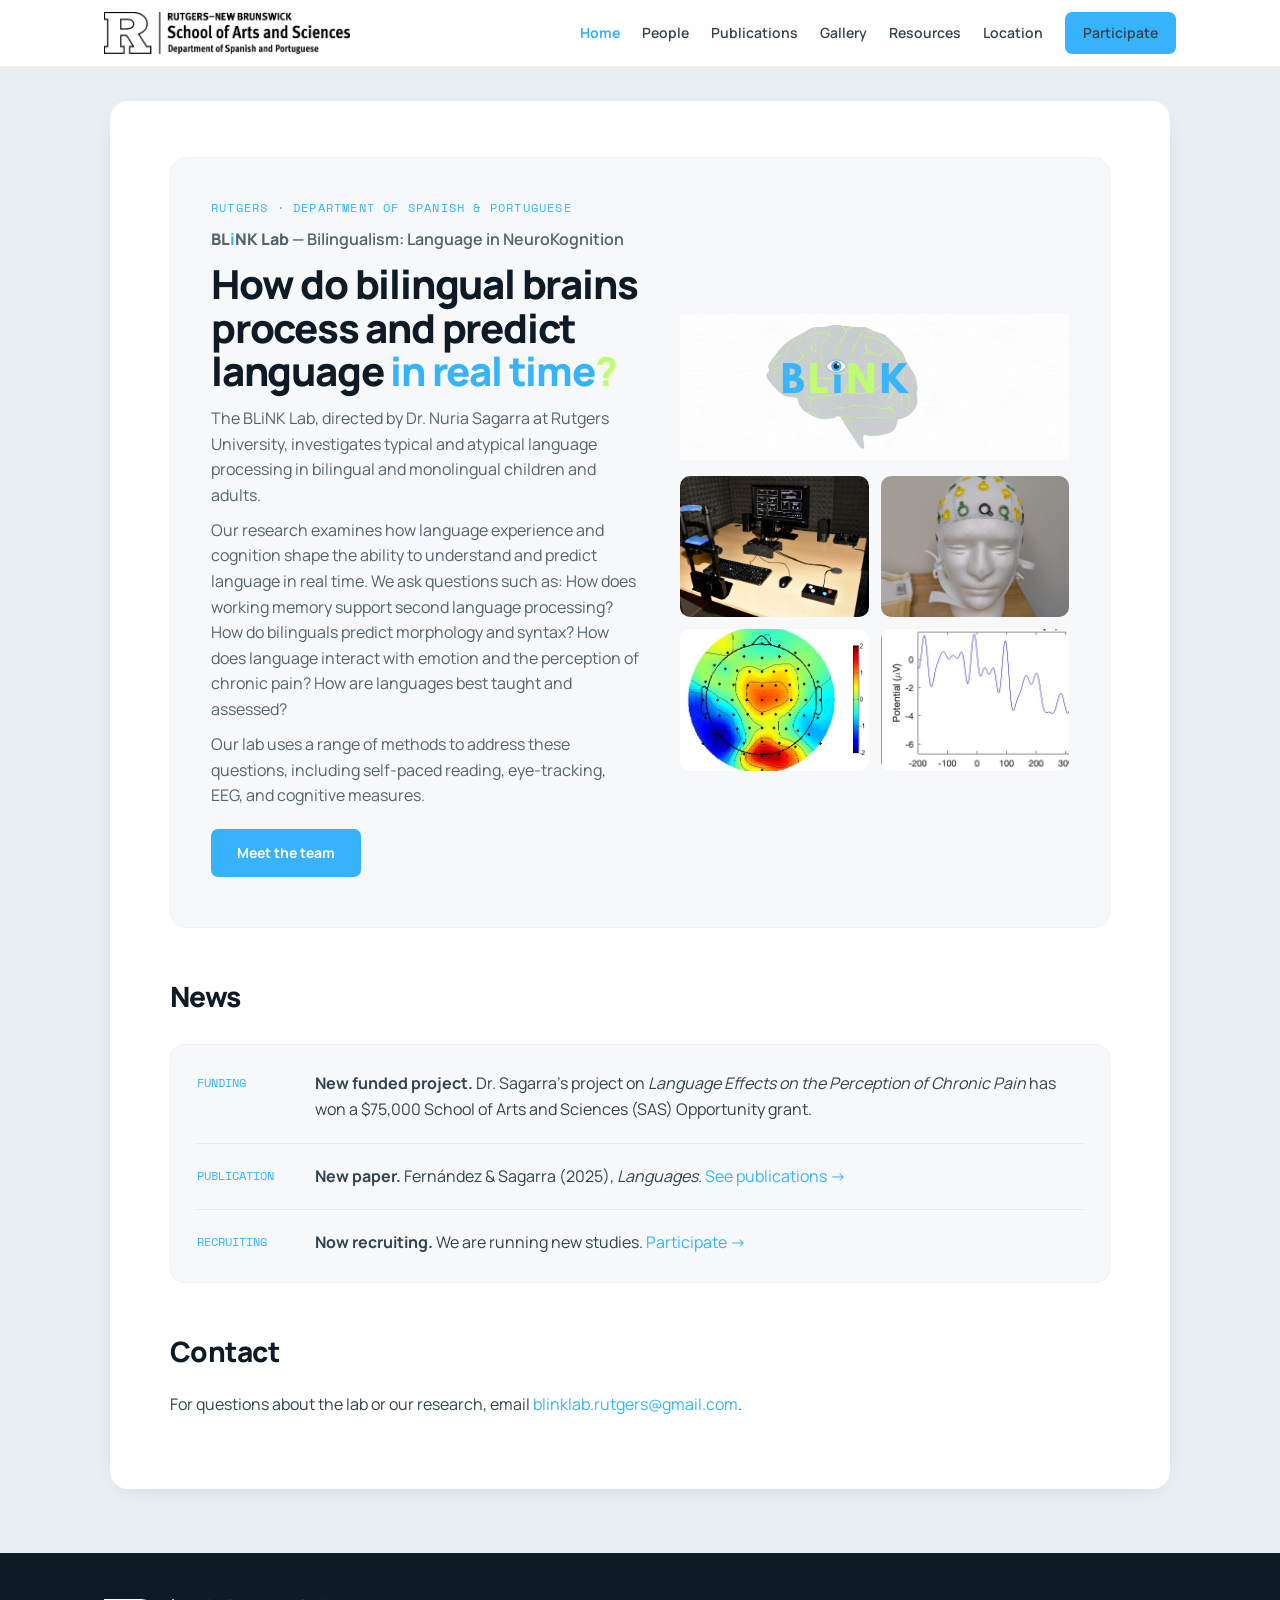
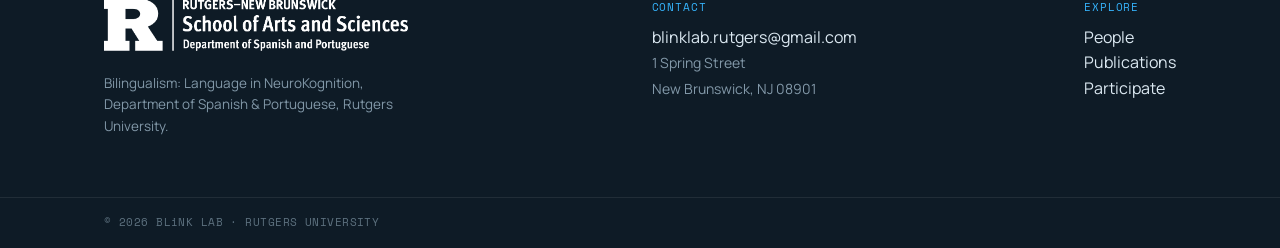
<file: docs/index.html>
<!DOCTYPE html>

<html>

<head>

<meta charset="utf-8" />
<meta name="generator" content="pandoc" />
<meta http-equiv="X-UA-Compatible" content="IE=EDGE" />

<meta name="viewport" content="width=device-width, initial-scale=1" />



<title>BLiNK Lab — Bilingualism: Language in NeuroKognition</title>

<script src="site_libs/header-attrs-2.30/header-attrs.js"></script>

<style type="text/css">
  code{white-space: pre-wrap;}
  span.smallcaps{font-variant: small-caps;}
  span.underline{text-decoration: underline;}
  div.column{display: inline-block; vertical-align: top; width: 50%;}
  div.hanging-indent{margin-left: 1.5em; text-indent: -1.5em;}
  ul.task-list{list-style: none;}
    </style>







<link rel="stylesheet" href="styles.css" type="text/css" />




</head>

<body>


<div class="site-nav">
  <div class="inner">
    <a href="index.html"><img src="images/rutgers-sas-black.png" alt="Rutgers — School of Arts and Sciences, Department of Spanish and Portuguese"></a>
    <div class="links">
      <a href="index.html" data-nav="index">Home</a>
      <a href="people.html" data-nav="people">People</a>
      <a href="publications.html" data-nav="publications">Publications</a>
      <a href="gallery.html" data-nav="gallery">Gallery</a>
      <a href="resources.html" data-nav="resources">Resources</a>
      <a href="location.html" data-nav="location">Location</a>
      <a class="btn" href="participate.html">Participate</a>
    </div>
  </div>
</div>
<script>
(function(){
  var page = (location.pathname.split('/').pop() || 'index.html').replace('.html','') || 'index';
  var link = document.querySelector('.site-nav [data-nav="' + page + '"]');
  if (link) link.classList.add('active');
})();
</script>
<div class="page">





<div class="lab-hero">
<div>
<span class="kicker">Rutgers · Department of Spanish &amp;
Portuguese</span>
<p class="lab-fullname">
<strong>BL<span class="nk">i</span>NK Lab</strong> — Bilingualism:
Language in NeuroKognition
</p>
<h1>
How do bilingual brains process and predict language <span
class="accent">in real time</span><span class="dot">?</span>
</h1>
<p>
The BLiNK Lab, directed by Dr. Nuria Sagarra at Rutgers University,
investigates typical and atypical language processing in bilingual and
monolingual children and adults.
</p>
<p>
Our research examines how language experience and cognition shape the
ability to understand and predict language in real time. We ask
questions such as: How does working memory support second language
processing? How do bilinguals predict morphology and syntax? How does
language interact with emotion and the perception of chronic pain? How
are languages best taught and assessed?
</p>
<p>
Our lab uses a range of methods to address these questions, including
self-paced reading, eye-tracking, EEG, and cognitive measures.
</p>
<p><a class="cta" href="people.html">Meet the team</a></p>
</div>
<div class="hero-media">
<img class="brand" src="images/blink-logo.gif" alt="BLiNK Lab">
<div class="hero-tiles">
<div class="tile"
style="background-image:url(&#39;images/lab/hero1.jpg&#39;);">

</div>
<div class="tile"
style="background-color:#eef9da;background-image:url(&#39;images/lab/hero2.jpg&#39;);">

</div>
<div class="tile"
style="background-color:#eef0f1;background-image:url(&#39;images/lab/hero3.jpg&#39;);">

</div>
<div class="tile"
style="background-image:url(&#39;images/lab/hero4.jpg&#39;);background-position:left center;">

</div>
</div>
</div>
</div>
<h2>
News
</h2>
<div class="news">
<div class="row">
<span class="tag">FUNDING</span>
<div>
<strong>New funded project.</strong> Dr. Sagarra’s project on
<em>Language Effects on the Perception of Chronic Pain</em> has won a
$75,000 School of Arts and Sciences (SAS) Opportunity grant.
</div>
</div>
<div class="row">
<span class="tag">PUBLICATION</span>
<div>
<strong>New paper.</strong> Fernández &amp; Sagarra (2025),
<em>Languages.</em> <a href="publications.html">See publications →</a>
</div>
</div>
<div class="row">
<span class="tag">RECRUITING</span>
<div>
<strong>Now recruiting.</strong> We are running new studies.
<a href="participate.html">Participate →</a>
</div>
</div>
</div>
<div id="contact" class="section level2">
<h2>Contact</h2>
<p>For questions about the lab or our research, email <a
href="mailto:blinklab.rutgers@gmail.com">blinklab.rutgers@gmail.com</a>.</p>
</div>

</div>
<div class="site-footer">
  <div class="inner">
    <div style="max-width:320px;">
      <img src="images/rutgers-sas-white.png" alt="Rutgers School of Arts and Sciences, Department of Spanish and Portuguese">
      <p style="margin-top:14px;">Bilingualism: Language in NeuroKognition, Department of Spanish &amp; Portuguese, Rutgers University.</p>
    </div>
    <div>
      <div class="label">CONTACT</div>
      <a href="mailto:blinklab.rutgers@gmail.com">blinklab.rutgers@gmail.com</a><br>
      <span style="color:#8298a8;font-size:14px;">1 Spring Street<br>New Brunswick, NJ 08901</span>
    </div>
    <div>
      <div class="label">EXPLORE</div>
      <a href="people.html">People</a><br>
      <a href="publications.html">Publications</a><br>
      <a href="participate.html">Participate</a>
    </div>
  </div>
  <div class="bar"><div>© 2026 BLiNK LAB · RUTGERS UNIVERSITY</div></div>
</div>
<script>
(function(){
  var exts=['.jpg','.jpeg','.JPG','.JPEG','.png','.PNG','.webp','.heic'];
  function fix(img){
    var src=img.getAttribute('src')||'';
    var dot=src.lastIndexOf('.'); if(dot<0){img.src='images/placeholder.svg';return;}
    var base=src.substring(0,dot);
    var tried=(img.getAttribute('data-tried')||'').split(',').filter(Boolean);
    tried.push(src.substring(dot));
    for(var j=0;j<exts.length;j++){
      if(tried.indexOf(exts[j])===-1){
        img.setAttribute('data-tried',tried.join(','));
        img.src=base+exts[j];
        return;
      }
    }
    img.src='images/placeholder.svg';
  }
  document.querySelectorAll('img.person-photo').forEach(function(img){
    img.addEventListener('error',function(){fix(img);});
    if(img.complete && img.naturalWidth===0) fix(img);
  });
})();
</script>


<!-- code folding -->


<!-- dynamically load mathjax for compatibility with self-contained -->
<script>
  (function () {
    var script = document.createElement("script");
    script.type = "text/javascript";
    script.src  = "https://mathjax.rstudio.com/latest/MathJax.js?config=TeX-AMS-MML_HTMLorMML";
    document.getElementsByTagName("head")[0].appendChild(script);
  })();
</script>

</body>
</html>
</file>
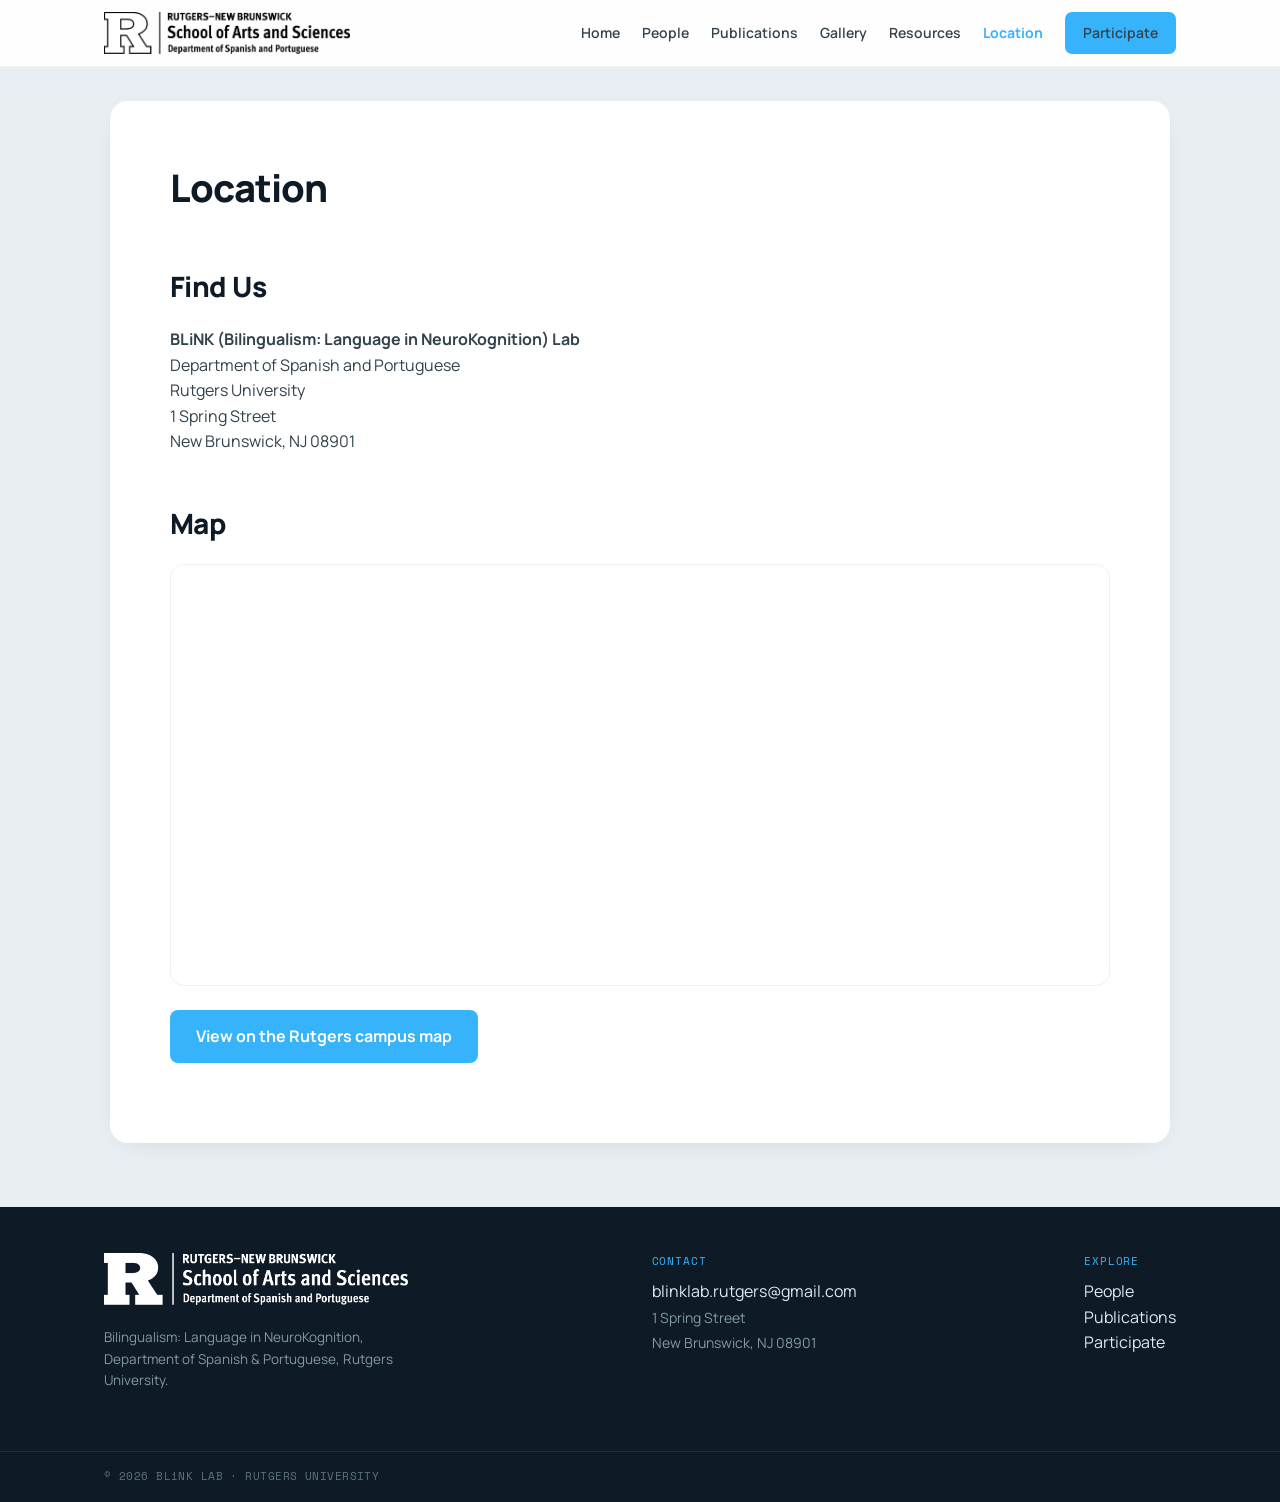
<file: docs/location.html>
<!DOCTYPE html>

<html>

<head>

<meta charset="utf-8" />
<meta name="generator" content="pandoc" />
<meta http-equiv="X-UA-Compatible" content="IE=EDGE" />

<meta name="viewport" content="width=device-width, initial-scale=1" />



<title>Location</title>

<script src="site_libs/header-attrs-2.30/header-attrs.js"></script>

<style type="text/css">
  code{white-space: pre-wrap;}
  span.smallcaps{font-variant: small-caps;}
  span.underline{text-decoration: underline;}
  div.column{display: inline-block; vertical-align: top; width: 50%;}
  div.hanging-indent{margin-left: 1.5em; text-indent: -1.5em;}
  ul.task-list{list-style: none;}
    </style>







<link rel="stylesheet" href="styles.css" type="text/css" />




</head>

<body>


<div class="site-nav">
  <div class="inner">
    <a href="index.html"><img src="images/rutgers-sas-black.png" alt="Rutgers — School of Arts and Sciences, Department of Spanish and Portuguese"></a>
    <div class="links">
      <a href="index.html" data-nav="index">Home</a>
      <a href="people.html" data-nav="people">People</a>
      <a href="publications.html" data-nav="publications">Publications</a>
      <a href="gallery.html" data-nav="gallery">Gallery</a>
      <a href="resources.html" data-nav="resources">Resources</a>
      <a href="location.html" data-nav="location">Location</a>
      <a class="btn" href="participate.html">Participate</a>
    </div>
  </div>
</div>
<script>
(function(){
  var page = (location.pathname.split('/').pop() || 'index.html').replace('.html','') || 'index';
  var link = document.querySelector('.site-nav [data-nav="' + page + '"]');
  if (link) link.classList.add('active');
})();
</script>
<div class="page">


<h1 class="title toc-ignore">Location</h1>



<div id="find-us" class="section level2">
<h2>Find Us</h2>
<p><strong>BLiNK (Bilingualism: Language in NeuroKognition)
Lab</strong><br> Department of Spanish and Portuguese<br> Rutgers
University<br> 1 Spring Street<br> New Brunswick, NJ 08901</p>
</div>
<div id="map" class="section level2">
<h2>Map</h2>
<div class="video-wrapper">
<iframe src="https://www.google.com/maps?q=1+Spring+Street,+New+Brunswick,+NJ+08901&amp;output=embed" title="BLiNK Lab location" frameborder="0" allowfullscreen loading="lazy" referrerpolicy="no-referrer-when-downgrade">
</iframe>
</div>
<p><a
href="https://maps.rutgers.edu/map#/?lat=40.495261&amp;lng=-74.444876&amp;selected=8823&amp;sidebar=true&amp;underConstructionState=true&amp;zoom=21"
class="signup-button">View on the Rutgers campus map</a></p>
</div>

</div>
<div class="site-footer">
  <div class="inner">
    <div style="max-width:320px;">
      <img src="images/rutgers-sas-white.png" alt="Rutgers School of Arts and Sciences, Department of Spanish and Portuguese">
      <p style="margin-top:14px;">Bilingualism: Language in NeuroKognition, Department of Spanish &amp; Portuguese, Rutgers University.</p>
    </div>
    <div>
      <div class="label">CONTACT</div>
      <a href="mailto:blinklab.rutgers@gmail.com">blinklab.rutgers@gmail.com</a><br>
      <span style="color:#8298a8;font-size:14px;">1 Spring Street<br>New Brunswick, NJ 08901</span>
    </div>
    <div>
      <div class="label">EXPLORE</div>
      <a href="people.html">People</a><br>
      <a href="publications.html">Publications</a><br>
      <a href="participate.html">Participate</a>
    </div>
  </div>
  <div class="bar"><div>© 2026 BLiNK LAB · RUTGERS UNIVERSITY</div></div>
</div>
<script>
(function(){
  var exts=['.jpg','.jpeg','.JPG','.JPEG','.png','.PNG','.webp','.heic'];
  function fix(img){
    var src=img.getAttribute('src')||'';
    var dot=src.lastIndexOf('.'); if(dot<0){img.src='images/placeholder.svg';return;}
    var base=src.substring(0,dot);
    var tried=(img.getAttribute('data-tried')||'').split(',').filter(Boolean);
    tried.push(src.substring(dot));
    for(var j=0;j<exts.length;j++){
      if(tried.indexOf(exts[j])===-1){
        img.setAttribute('data-tried',tried.join(','));
        img.src=base+exts[j];
        return;
      }
    }
    img.src='images/placeholder.svg';
  }
  document.querySelectorAll('img.person-photo').forEach(function(img){
    img.addEventListener('error',function(){fix(img);});
    if(img.complete && img.naturalWidth===0) fix(img);
  });
})();
</script>


<!-- code folding -->


<!-- dynamically load mathjax for compatibility with self-contained -->
<script>
  (function () {
    var script = document.createElement("script");
    script.type = "text/javascript";
    script.src  = "https://mathjax.rstudio.com/latest/MathJax.js?config=TeX-AMS-MML_HTMLorMML";
    document.getElementsByTagName("head")[0].appendChild(script);
  })();
</script>

</body>
</html>
</file>
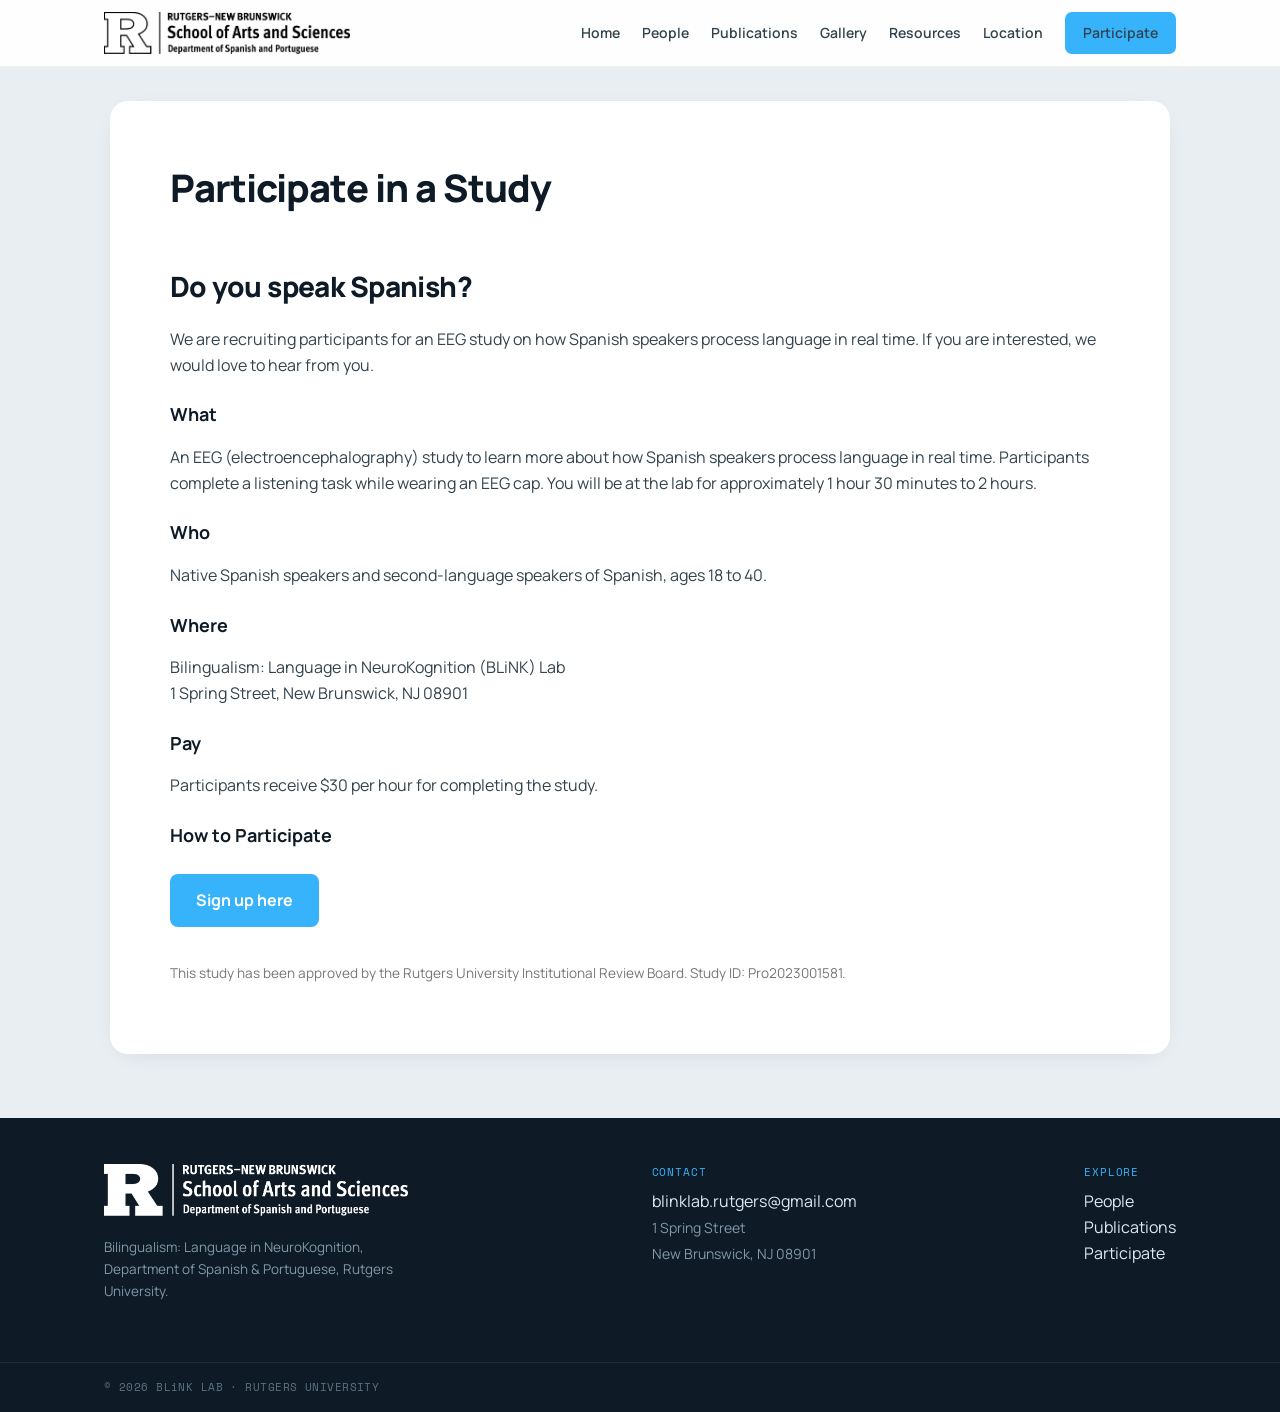
<file: docs/participate.html>
<!DOCTYPE html>

<html>

<head>

<meta charset="utf-8" />
<meta name="generator" content="pandoc" />
<meta http-equiv="X-UA-Compatible" content="IE=EDGE" />

<meta name="viewport" content="width=device-width, initial-scale=1" />



<title>Participate in a Study</title>

<script src="site_libs/header-attrs-2.30/header-attrs.js"></script>

<style type="text/css">
  code{white-space: pre-wrap;}
  span.smallcaps{font-variant: small-caps;}
  span.underline{text-decoration: underline;}
  div.column{display: inline-block; vertical-align: top; width: 50%;}
  div.hanging-indent{margin-left: 1.5em; text-indent: -1.5em;}
  ul.task-list{list-style: none;}
    </style>







<link rel="stylesheet" href="styles.css" type="text/css" />




</head>

<body>


<div class="site-nav">
  <div class="inner">
    <a href="index.html"><img src="images/rutgers-sas-black.png" alt="Rutgers — School of Arts and Sciences, Department of Spanish and Portuguese"></a>
    <div class="links">
      <a href="index.html" data-nav="index">Home</a>
      <a href="people.html" data-nav="people">People</a>
      <a href="publications.html" data-nav="publications">Publications</a>
      <a href="gallery.html" data-nav="gallery">Gallery</a>
      <a href="resources.html" data-nav="resources">Resources</a>
      <a href="location.html" data-nav="location">Location</a>
      <a class="btn" href="participate.html">Participate</a>
    </div>
  </div>
</div>
<script>
(function(){
  var page = (location.pathname.split('/').pop() || 'index.html').replace('.html','') || 'index';
  var link = document.querySelector('.site-nav [data-nav="' + page + '"]');
  if (link) link.classList.add('active');
})();
</script>
<div class="page">


<h1 class="title toc-ignore">Participate in a Study</h1>



<div id="do-you-speak-spanish" class="section level2">
<h2>Do you speak Spanish?</h2>
<p>We are recruiting participants for an EEG study on how Spanish
speakers process language in real time. If you are interested, we would
love to hear from you.</p>
<div id="what" class="section level3">
<h3>What</h3>
<p>An EEG (electroencephalography) study to learn more about how Spanish
speakers process language in real time. Participants complete a
listening task while wearing an EEG cap. You will be at the lab for
approximately 1 hour 30 minutes to 2 hours.</p>
</div>
<div id="who" class="section level3">
<h3>Who</h3>
<p>Native Spanish speakers and second-language speakers of Spanish, ages
18 to 40.</p>
</div>
<div id="where" class="section level3">
<h3>Where</h3>
<p>Bilingualism: Language in NeuroKognition (BLiNK) Lab<br> 1 Spring
Street, New Brunswick, NJ 08901</p>
</div>
<div id="pay" class="section level3">
<h3>Pay</h3>
<p>Participants receive $30 per hour for completing the study.</p>
</div>
<div id="how-to-participate" class="section level3">
<h3>How to Participate</h3>
<p><a
href="https://docs.google.com/forms/d/e/1FAIpQLSeHEQJmbdqIRUuXQhm3bDJ4Bp71mEE1UlRlqFscCG3TZIHNFw/viewform"
class="signup-button"><strong>Sign up here</strong></a></p>
<p style="font-size: 0.85em; color: #777; margin-top: 2em;">
This study has been approved by the Rutgers University Institutional
Review Board. Study ID: Pro2023001581.
</p>
</div>
</div>

</div>
<div class="site-footer">
  <div class="inner">
    <div style="max-width:320px;">
      <img src="images/rutgers-sas-white.png" alt="Rutgers School of Arts and Sciences, Department of Spanish and Portuguese">
      <p style="margin-top:14px;">Bilingualism: Language in NeuroKognition, Department of Spanish &amp; Portuguese, Rutgers University.</p>
    </div>
    <div>
      <div class="label">CONTACT</div>
      <a href="mailto:blinklab.rutgers@gmail.com">blinklab.rutgers@gmail.com</a><br>
      <span style="color:#8298a8;font-size:14px;">1 Spring Street<br>New Brunswick, NJ 08901</span>
    </div>
    <div>
      <div class="label">EXPLORE</div>
      <a href="people.html">People</a><br>
      <a href="publications.html">Publications</a><br>
      <a href="participate.html">Participate</a>
    </div>
  </div>
  <div class="bar"><div>© 2026 BLiNK LAB · RUTGERS UNIVERSITY</div></div>
</div>
<script>
(function(){
  var exts=['.jpg','.jpeg','.JPG','.JPEG','.png','.PNG','.webp','.heic'];
  function fix(img){
    var src=img.getAttribute('src')||'';
    var dot=src.lastIndexOf('.'); if(dot<0){img.src='images/placeholder.svg';return;}
    var base=src.substring(0,dot);
    var tried=(img.getAttribute('data-tried')||'').split(',').filter(Boolean);
    tried.push(src.substring(dot));
    for(var j=0;j<exts.length;j++){
      if(tried.indexOf(exts[j])===-1){
        img.setAttribute('data-tried',tried.join(','));
        img.src=base+exts[j];
        return;
      }
    }
    img.src='images/placeholder.svg';
  }
  document.querySelectorAll('img.person-photo').forEach(function(img){
    img.addEventListener('error',function(){fix(img);});
    if(img.complete && img.naturalWidth===0) fix(img);
  });
})();
</script>


<!-- code folding -->


<!-- dynamically load mathjax for compatibility with self-contained -->
<script>
  (function () {
    var script = document.createElement("script");
    script.type = "text/javascript";
    script.src  = "https://mathjax.rstudio.com/latest/MathJax.js?config=TeX-AMS-MML_HTMLorMML";
    document.getElementsByTagName("head")[0].appendChild(script);
  })();
</script>

</body>
</html>
</file>
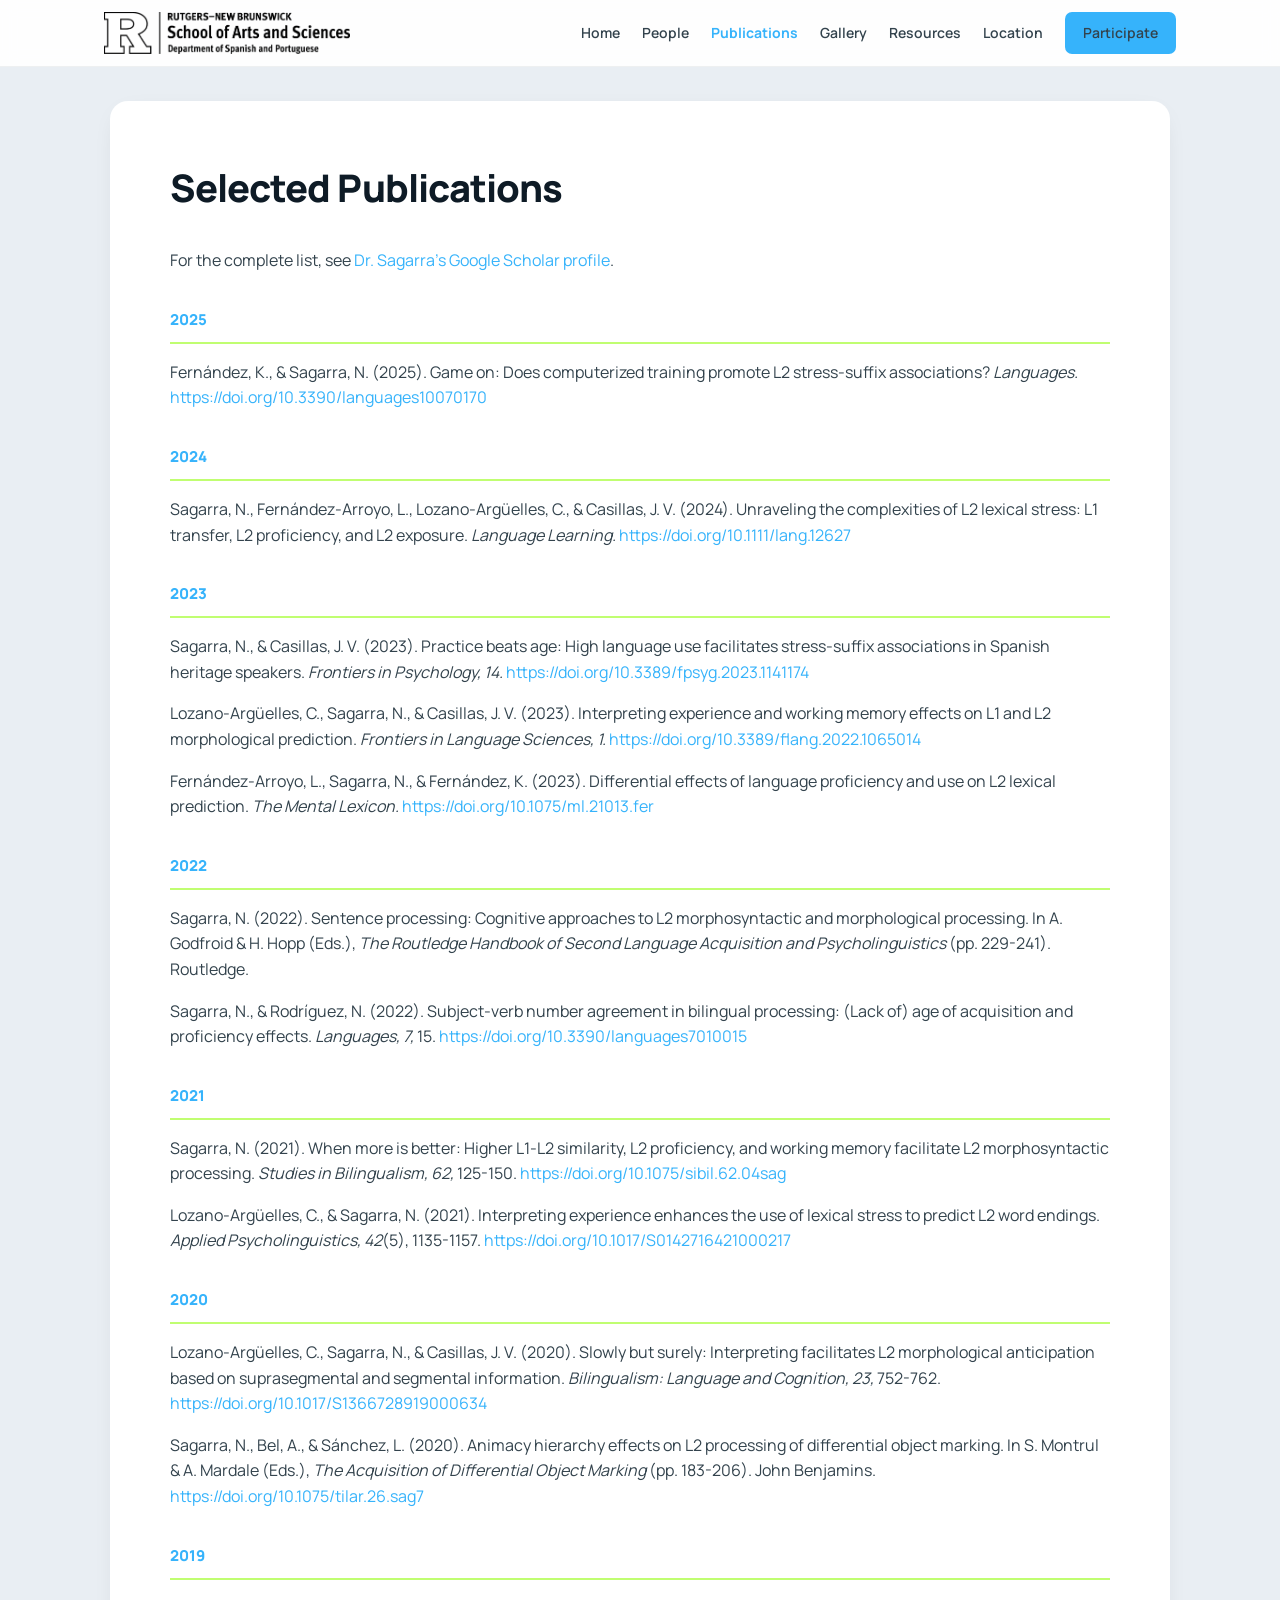
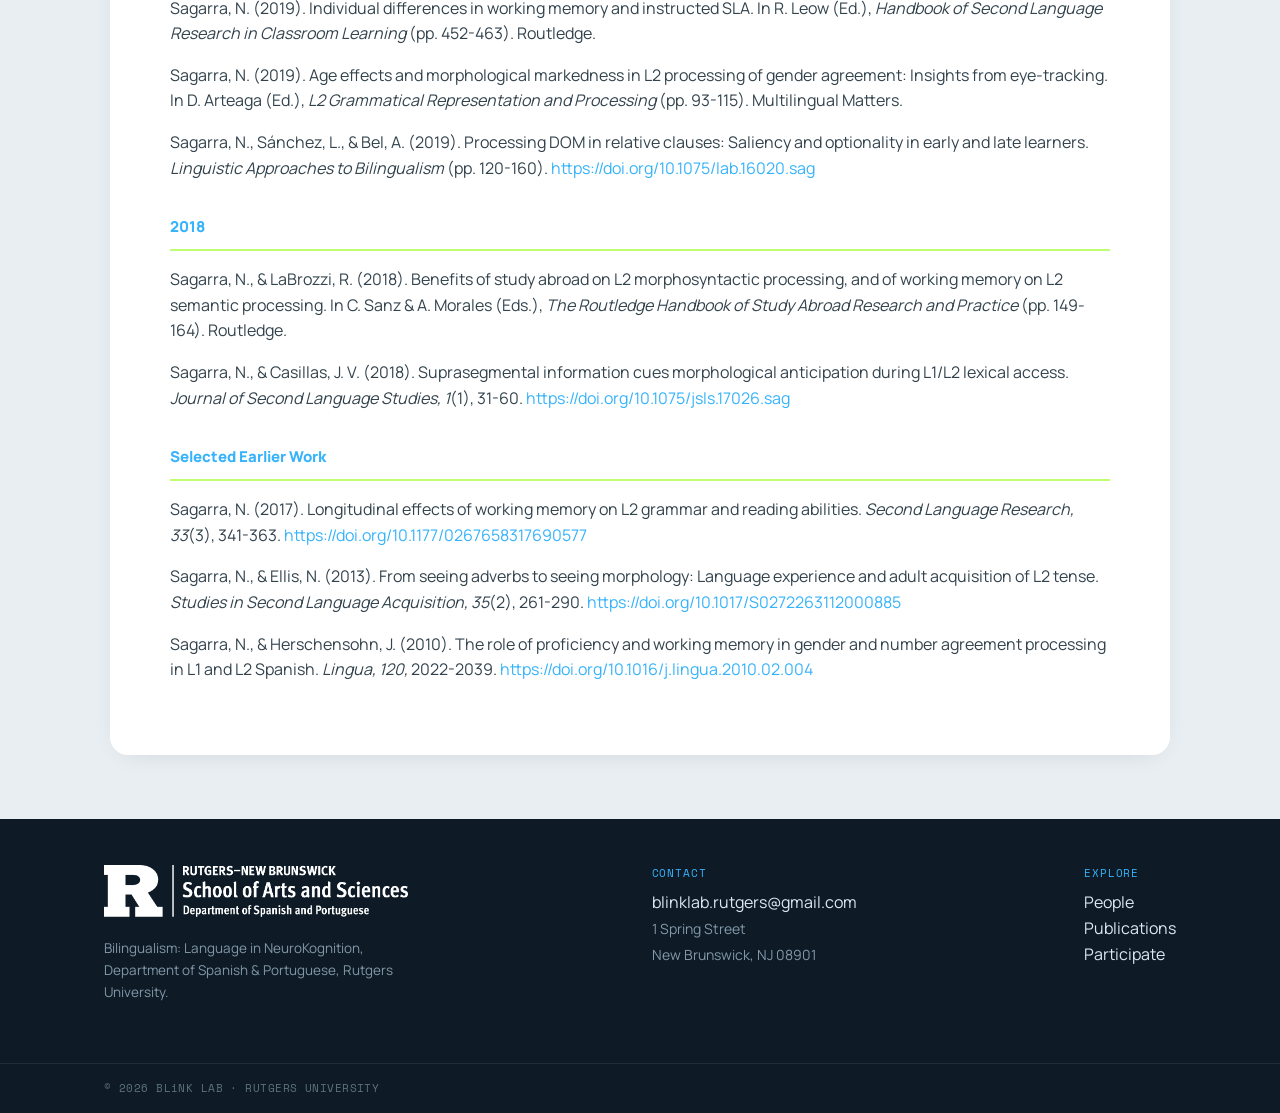
<file: docs/publications.html>
<!DOCTYPE html>

<html>

<head>

<meta charset="utf-8" />
<meta name="generator" content="pandoc" />
<meta http-equiv="X-UA-Compatible" content="IE=EDGE" />

<meta name="viewport" content="width=device-width, initial-scale=1" />



<title>Selected Publications</title>

<script src="site_libs/header-attrs-2.30/header-attrs.js"></script>

<style type="text/css">
  code{white-space: pre-wrap;}
  span.smallcaps{font-variant: small-caps;}
  span.underline{text-decoration: underline;}
  div.column{display: inline-block; vertical-align: top; width: 50%;}
  div.hanging-indent{margin-left: 1.5em; text-indent: -1.5em;}
  ul.task-list{list-style: none;}
    </style>







<link rel="stylesheet" href="styles.css" type="text/css" />




</head>

<body>


<div class="site-nav">
  <div class="inner">
    <a href="index.html"><img src="images/rutgers-sas-black.png" alt="Rutgers — School of Arts and Sciences, Department of Spanish and Portuguese"></a>
    <div class="links">
      <a href="index.html" data-nav="index">Home</a>
      <a href="people.html" data-nav="people">People</a>
      <a href="publications.html" data-nav="publications">Publications</a>
      <a href="gallery.html" data-nav="gallery">Gallery</a>
      <a href="resources.html" data-nav="resources">Resources</a>
      <a href="location.html" data-nav="location">Location</a>
      <a class="btn" href="participate.html">Participate</a>
    </div>
  </div>
</div>
<script>
(function(){
  var page = (location.pathname.split('/').pop() || 'index.html').replace('.html','') || 'index';
  var link = document.querySelector('.site-nav [data-nav="' + page + '"]');
  if (link) link.classList.add('active');
})();
</script>
<div class="page">


<h1 class="title toc-ignore">Selected Publications</h1>



<p>For the complete list, see <a
href="https://scholar.google.com/citations?hl=en&amp;user=ypJZ9csAAAAJ">Dr. Sagarra’s
Google Scholar profile</a>.</p>
<p class="pub-year">
2025
</p>
<p>Fernández, K., &amp; Sagarra, N. (2025). Game on: Does computerized
training promote L2 stress-suffix associations? <em>Languages.</em> <a
href="https://doi.org/10.3390/languages10070170"
class="uri">https://doi.org/10.3390/languages10070170</a></p>
<p class="pub-year">
2024
</p>
<p>Sagarra, N., Fernández-Arroyo, L., Lozano-Argüelles, C., &amp;
Casillas, J. V. (2024). Unraveling the complexities of L2 lexical
stress: L1 transfer, L2 proficiency, and L2 exposure. <em>Language
Learning.</em> <a href="https://doi.org/10.1111/lang.12627"
class="uri">https://doi.org/10.1111/lang.12627</a></p>
<p class="pub-year">
2023
</p>
<p>Sagarra, N., &amp; Casillas, J. V. (2023). Practice beats age: High
language use facilitates stress-suffix associations in Spanish heritage
speakers. <em>Frontiers in Psychology, 14.</em> <a
href="https://doi.org/10.3389/fpsyg.2023.1141174"
class="uri">https://doi.org/10.3389/fpsyg.2023.1141174</a></p>
<p>Lozano-Argüelles, C., Sagarra, N., &amp; Casillas, J. V. (2023).
Interpreting experience and working memory effects on L1 and L2
morphological prediction. <em>Frontiers in Language Sciences, 1.</em> <a
href="https://doi.org/10.3389/flang.2022.1065014"
class="uri">https://doi.org/10.3389/flang.2022.1065014</a></p>
<p>Fernández-Arroyo, L., Sagarra, N., &amp; Fernández, K. (2023).
Differential effects of language proficiency and use on L2 lexical
prediction. <em>The Mental Lexicon.</em> <a
href="https://doi.org/10.1075/ml.21013.fer"
class="uri">https://doi.org/10.1075/ml.21013.fer</a></p>
<p class="pub-year">
2022
</p>
<p>Sagarra, N. (2022). Sentence processing: Cognitive approaches to L2
morphosyntactic and morphological processing. In A. Godfroid &amp; H.
Hopp (Eds.), <em>The Routledge Handbook of Second Language Acquisition
and Psycholinguistics</em> (pp. 229-241). Routledge.</p>
<p>Sagarra, N., &amp; Rodríguez, N. (2022). Subject-verb number
agreement in bilingual processing: (Lack of) age of acquisition and
proficiency effects. <em>Languages, 7,</em> 15. <a
href="https://doi.org/10.3390/languages7010015"
class="uri">https://doi.org/10.3390/languages7010015</a></p>
<p class="pub-year">
2021
</p>
<p>Sagarra, N. (2021). When more is better: Higher L1-L2 similarity, L2
proficiency, and working memory facilitate L2 morphosyntactic
processing. <em>Studies in Bilingualism, 62,</em> 125-150. <a
href="https://doi.org/10.1075/sibil.62.04sag"
class="uri">https://doi.org/10.1075/sibil.62.04sag</a></p>
<p>Lozano-Argüelles, C., &amp; Sagarra, N. (2021). Interpreting
experience enhances the use of lexical stress to predict L2 word
endings. <em>Applied Psycholinguistics, 42</em>(5), 1135-1157. <a
href="https://doi.org/10.1017/S0142716421000217"
class="uri">https://doi.org/10.1017/S0142716421000217</a></p>
<p class="pub-year">
2020
</p>
<p>Lozano-Argüelles, C., Sagarra, N., &amp; Casillas, J. V. (2020).
Slowly but surely: Interpreting facilitates L2 morphological
anticipation based on suprasegmental and segmental information.
<em>Bilingualism: Language and Cognition, 23,</em> 752-762. <a
href="https://doi.org/10.1017/S1366728919000634"
class="uri">https://doi.org/10.1017/S1366728919000634</a></p>
<p>Sagarra, N., Bel, A., &amp; Sánchez, L. (2020). Animacy hierarchy
effects on L2 processing of differential object marking. In S. Montrul
&amp; A. Mardale (Eds.), <em>The Acquisition of Differential Object
Marking</em> (pp. 183-206). John Benjamins. <a
href="https://doi.org/10.1075/tilar.26.sag7"
class="uri">https://doi.org/10.1075/tilar.26.sag7</a></p>
<p class="pub-year">
2019
</p>
<p>Sagarra, N. (2019). Individual differences in working memory and
instructed SLA. In R. Leow (Ed.), <em>Handbook of Second Language
Research in Classroom Learning</em> (pp. 452-463). Routledge.</p>
<p>Sagarra, N. (2019). Age effects and morphological markedness in L2
processing of gender agreement: Insights from eye-tracking. In D.
Arteaga (Ed.), <em>L2 Grammatical Representation and Processing</em>
(pp. 93-115). Multilingual Matters.</p>
<p>Sagarra, N., Sánchez, L., &amp; Bel, A. (2019). Processing DOM in
relative clauses: Saliency and optionality in early and late learners.
<em>Linguistic Approaches to Bilingualism</em> (pp. 120-160). <a
href="https://doi.org/10.1075/lab.16020.sag"
class="uri">https://doi.org/10.1075/lab.16020.sag</a></p>
<p class="pub-year">
2018
</p>
<p>Sagarra, N., &amp; LaBrozzi, R. (2018). Benefits of study abroad on
L2 morphosyntactic processing, and of working memory on L2 semantic
processing. In C. Sanz &amp; A. Morales (Eds.), <em>The Routledge
Handbook of Study Abroad Research and Practice</em> (pp. 149-164).
Routledge.</p>
<p>Sagarra, N., &amp; Casillas, J. V. (2018). Suprasegmental information
cues morphological anticipation during L1/L2 lexical access. <em>Journal
of Second Language Studies, 1</em>(1), 31-60. <a
href="https://doi.org/10.1075/jsls.17026.sag"
class="uri">https://doi.org/10.1075/jsls.17026.sag</a></p>
<p class="pub-year">
Selected Earlier Work
</p>
<p>Sagarra, N. (2017). Longitudinal effects of working memory on L2
grammar and reading abilities. <em>Second Language Research, 33</em>(3),
341-363. <a href="https://doi.org/10.1177/0267658317690577"
class="uri">https://doi.org/10.1177/0267658317690577</a></p>
<p>Sagarra, N., &amp; Ellis, N. (2013). From seeing adverbs to seeing
morphology: Language experience and adult acquisition of L2 tense.
<em>Studies in Second Language Acquisition, 35</em>(2), 261-290. <a
href="https://doi.org/10.1017/S0272263112000885"
class="uri">https://doi.org/10.1017/S0272263112000885</a></p>
<p>Sagarra, N., &amp; Herschensohn, J. (2010). The role of proficiency
and working memory in gender and number agreement processing in L1 and
L2 Spanish. <em>Lingua, 120,</em> 2022-2039. <a
href="https://doi.org/10.1016/j.lingua.2010.02.004"
class="uri">https://doi.org/10.1016/j.lingua.2010.02.004</a></p>

</div>
<div class="site-footer">
  <div class="inner">
    <div style="max-width:320px;">
      <img src="images/rutgers-sas-white.png" alt="Rutgers School of Arts and Sciences, Department of Spanish and Portuguese">
      <p style="margin-top:14px;">Bilingualism: Language in NeuroKognition, Department of Spanish &amp; Portuguese, Rutgers University.</p>
    </div>
    <div>
      <div class="label">CONTACT</div>
      <a href="mailto:blinklab.rutgers@gmail.com">blinklab.rutgers@gmail.com</a><br>
      <span style="color:#8298a8;font-size:14px;">1 Spring Street<br>New Brunswick, NJ 08901</span>
    </div>
    <div>
      <div class="label">EXPLORE</div>
      <a href="people.html">People</a><br>
      <a href="publications.html">Publications</a><br>
      <a href="participate.html">Participate</a>
    </div>
  </div>
  <div class="bar"><div>© 2026 BLiNK LAB · RUTGERS UNIVERSITY</div></div>
</div>
<script>
(function(){
  var exts=['.jpg','.jpeg','.JPG','.JPEG','.png','.PNG','.webp','.heic'];
  function fix(img){
    var src=img.getAttribute('src')||'';
    var dot=src.lastIndexOf('.'); if(dot<0){img.src='images/placeholder.svg';return;}
    var base=src.substring(0,dot);
    var tried=(img.getAttribute('data-tried')||'').split(',').filter(Boolean);
    tried.push(src.substring(dot));
    for(var j=0;j<exts.length;j++){
      if(tried.indexOf(exts[j])===-1){
        img.setAttribute('data-tried',tried.join(','));
        img.src=base+exts[j];
        return;
      }
    }
    img.src='images/placeholder.svg';
  }
  document.querySelectorAll('img.person-photo').forEach(function(img){
    img.addEventListener('error',function(){fix(img);});
    if(img.complete && img.naturalWidth===0) fix(img);
  });
})();
</script>


<!-- code folding -->


<!-- dynamically load mathjax for compatibility with self-contained -->
<script>
  (function () {
    var script = document.createElement("script");
    script.type = "text/javascript";
    script.src  = "https://mathjax.rstudio.com/latest/MathJax.js?config=TeX-AMS-MML_HTMLorMML";
    document.getElementsByTagName("head")[0].appendChild(script);
  })();
</script>

</body>
</html>
</file>
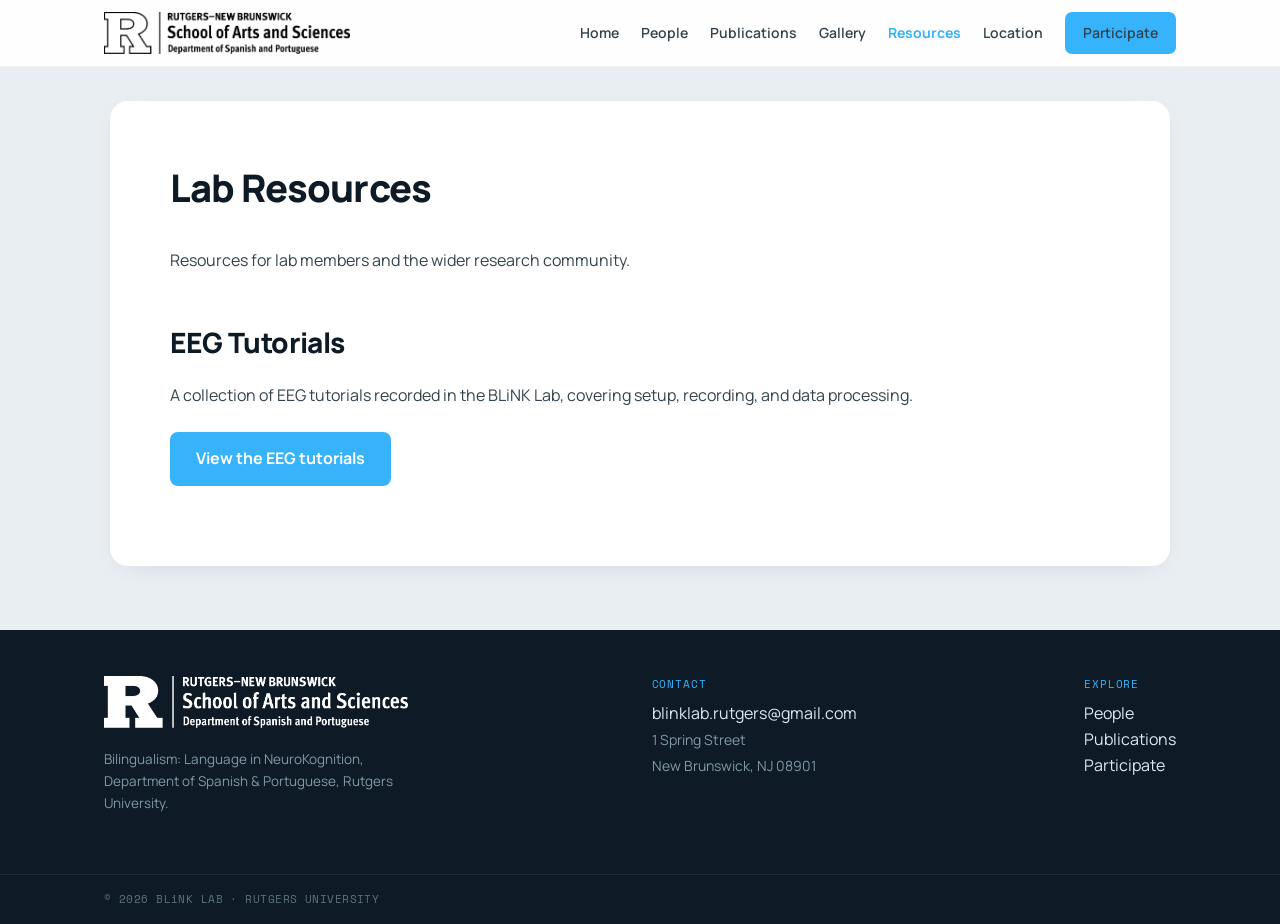
<file: docs/resources.html>
<!DOCTYPE html>

<html>

<head>

<meta charset="utf-8" />
<meta name="generator" content="pandoc" />
<meta http-equiv="X-UA-Compatible" content="IE=EDGE" />

<meta name="viewport" content="width=device-width, initial-scale=1" />



<title>Lab Resources</title>

<script src="site_libs/header-attrs-2.30/header-attrs.js"></script>

<style type="text/css">
  code{white-space: pre-wrap;}
  span.smallcaps{font-variant: small-caps;}
  span.underline{text-decoration: underline;}
  div.column{display: inline-block; vertical-align: top; width: 50%;}
  div.hanging-indent{margin-left: 1.5em; text-indent: -1.5em;}
  ul.task-list{list-style: none;}
    </style>







<link rel="stylesheet" href="styles.css" type="text/css" />




</head>

<body>


<div class="site-nav">
  <div class="inner">
    <a href="index.html"><img src="images/rutgers-sas-black.png" alt="Rutgers — School of Arts and Sciences, Department of Spanish and Portuguese"></a>
    <div class="links">
      <a href="index.html" data-nav="index">Home</a>
      <a href="people.html" data-nav="people">People</a>
      <a href="publications.html" data-nav="publications">Publications</a>
      <a href="gallery.html" data-nav="gallery">Gallery</a>
      <a href="resources.html" data-nav="resources">Resources</a>
      <a href="location.html" data-nav="location">Location</a>
      <a class="btn" href="participate.html">Participate</a>
    </div>
  </div>
</div>
<script>
(function(){
  var page = (location.pathname.split('/').pop() || 'index.html').replace('.html','') || 'index';
  var link = document.querySelector('.site-nav [data-nav="' + page + '"]');
  if (link) link.classList.add('active');
})();
</script>
<div class="page">


<h1 class="title toc-ignore">Lab Resources</h1>



<p>Resources for lab members and the wider research community.</p>
<div id="eeg-tutorials" class="section level2">
<h2>EEG Tutorials</h2>
<p>A collection of EEG tutorials recorded in the BLiNK Lab, covering
setup, recording, and data processing.</p>
<p><a
href="https://drive.google.com/drive/folders/1IAOXpiETAsi0iOyNkxB8NY0BqRRvSGBX?usp=share_link"
class="signup-button">View the EEG tutorials</a></p>
</div>

</div>
<div class="site-footer">
  <div class="inner">
    <div style="max-width:320px;">
      <img src="images/rutgers-sas-white.png" alt="Rutgers School of Arts and Sciences, Department of Spanish and Portuguese">
      <p style="margin-top:14px;">Bilingualism: Language in NeuroKognition, Department of Spanish &amp; Portuguese, Rutgers University.</p>
    </div>
    <div>
      <div class="label">CONTACT</div>
      <a href="mailto:blinklab.rutgers@gmail.com">blinklab.rutgers@gmail.com</a><br>
      <span style="color:#8298a8;font-size:14px;">1 Spring Street<br>New Brunswick, NJ 08901</span>
    </div>
    <div>
      <div class="label">EXPLORE</div>
      <a href="people.html">People</a><br>
      <a href="publications.html">Publications</a><br>
      <a href="participate.html">Participate</a>
    </div>
  </div>
  <div class="bar"><div>© 2026 BLiNK LAB · RUTGERS UNIVERSITY</div></div>
</div>
<script>
(function(){
  var exts=['.jpg','.jpeg','.JPG','.JPEG','.png','.PNG','.webp','.heic'];
  function fix(img){
    var src=img.getAttribute('src')||'';
    var dot=src.lastIndexOf('.'); if(dot<0){img.src='images/placeholder.svg';return;}
    var base=src.substring(0,dot);
    var tried=(img.getAttribute('data-tried')||'').split(',').filter(Boolean);
    tried.push(src.substring(dot));
    for(var j=0;j<exts.length;j++){
      if(tried.indexOf(exts[j])===-1){
        img.setAttribute('data-tried',tried.join(','));
        img.src=base+exts[j];
        return;
      }
    }
    img.src='images/placeholder.svg';
  }
  document.querySelectorAll('img.person-photo').forEach(function(img){
    img.addEventListener('error',function(){fix(img);});
    if(img.complete && img.naturalWidth===0) fix(img);
  });
})();
</script>


<!-- code folding -->


<!-- dynamically load mathjax for compatibility with self-contained -->
<script>
  (function () {
    var script = document.createElement("script");
    script.type = "text/javascript";
    script.src  = "https://mathjax.rstudio.com/latest/MathJax.js?config=TeX-AMS-MML_HTMLorMML";
    document.getElementsByTagName("head")[0].appendChild(script);
  })();
</script>

</body>
</html>
</file>
<file: docs/styles.css>
@import url('https://fonts.googleapis.com/css2?family=Manrope:wght@400;500;600;700;800&family=Space+Mono:wght@400;700&display=swap');

:root{
  --blue:#36b3fb; --lime:#c0fe71; --ink:#0e1b26; --slate:#54636d; --muted:#8a98a1;
  --line:#eef0f1; --tint:#f6f8f9; --paper:#fff;
}
*{box-sizing:border-box;}
body{margin:0;font-family:'Manrope',system-ui,-apple-system,sans-serif;color:var(--ink);background:#e9eef3;-webkit-font-smoothing:antialiased;line-height:1.6;}
a{color:var(--blue);text-decoration:none;}
a:hover{text-decoration:underline;}
img{max-width:100%;}
em,i{font-style:italic;}

/* ---- nav ---- */
.site-nav{position:sticky;top:0;z-index:50;background:rgba(255,255,255,.92);-webkit-backdrop-filter:blur(8px);backdrop-filter:blur(8px);border-bottom:1px solid var(--line);}
.site-nav .inner{max-width:1120px;margin:0 auto;padding:12px 24px;display:flex;align-items:center;justify-content:space-between;gap:18px;flex-wrap:wrap;}
.site-nav img{height:42px;width:auto;display:block;}
.site-nav .links{display:flex;align-items:center;gap:22px;flex-wrap:wrap;}
.site-nav .links a{font-weight:600;font-size:14px;color:#33434d;white-space:nowrap;}
.site-nav .links a:hover{color:var(--blue);text-decoration:none;}
.site-nav .links a.active{color:var(--blue);font-weight:700;}
.site-nav .btn{background:var(--blue);color:#fff;padding:10px 18px;border-radius:7px;font-weight:700;font-size:13.5px;}
.site-nav .btn:hover{text-decoration:none;color:#fff;}

/* ---- content container ---- */
.main-container{max-width:none;margin:0;padding:0;background:none;box-shadow:none;border-radius:0;}
.page{max-width:1060px;margin:34px auto;padding:56px 60px;background:#fff;border-radius:18px;box-shadow:0 6px 28px -14px rgba(14,27,38,.18);}
.lab-fullname{font-family:'Manrope',sans-serif;font-size:19px;font-weight:600;color:var(--ink);margin:2px 0 18px;}
.lab-fullname strong{font-weight:800;}
.lab-fullname .nk{color:var(--blue);}
h1.title{font-family:'Manrope';font-weight:800;font-size:38px;letter-spacing:-.025em;margin:0 0 30px;color:var(--ink);}
h1.title:empty{display:none;}
h2{font-family:'Manrope';font-weight:800;font-size:28px;letter-spacing:-.02em;margin:46px 0 18px;color:var(--ink);}
h3{font-weight:700;font-size:18px;margin:22px 0 6px;color:var(--ink);}
p{font-size:16px;color:#33434d;}
hr{border:none;border-top:1px solid var(--line);margin:34px 0;}
.kicker{font-family:'Space Mono',monospace;font-size:12px;letter-spacing:.1em;color:var(--blue);text-transform:uppercase;display:block;margin-bottom:6px;}

/* ---- home hero ---- */
.lab-hero{background:var(--tint);border:1px solid var(--line);border-radius:16px;padding:40px;display:grid;grid-template-columns:1.05fr .95fr;gap:40px;align-items:center;margin-bottom:46px;}
.lab-hero h1{font-family:'Manrope';font-size:40px;font-weight:800;letter-spacing:-.03em;line-height:1.08;margin:.15em 0 .35em;color:var(--ink);}
.lab-hero .accent{color:var(--blue);}
.lab-hero .dot{color:var(--lime);}
.lab-hero p{font-size:16px;color:var(--slate);margin:.6em 0;}
.lab-hero .cta{display:inline-block;margin-top:10px;background:var(--blue);color:#fff;padding:13px 26px;border-radius:7px;font-weight:700;font-size:14px;}
.lab-hero .cta:hover{text-decoration:none;color:#fff;}
.hero-media{display:flex;flex-direction:column;gap:16px;}
.hero-media .brand{width:100%;max-width:420px;align-self:center;}
.hero-tiles{display:grid;grid-template-columns:1fr 1fr;gap:12px;}
.hero-tiles .tile{aspect-ratio:4/3;border-radius:10px;background:#e3f3fd center center/cover no-repeat;}
.note{font-family:'Space Mono',monospace;font-size:11px;color:#9aa6ad;}

/* ---- news ---- */
.news{background:var(--tint);border:1px solid var(--line);border-radius:14px;padding:6px 26px;margin:26px 0 10px;}
.news .row{display:flex;gap:22px;padding:20px 0;border-top:1px solid #e4e8ea;}
.news .row:first-child{border-top:none;}
.news .tag{font-family:'Space Mono',monospace;font-size:12px;color:var(--blue);min-width:96px;flex:none;padding-top:2px;}
.news .row div{font-size:16px;color:#33434d;}

/* ---- people ---- */
.person{display:flex;gap:26px;align-items:flex-start;margin:0 0 34px;}
.person-photo{flex:none;width:150px;height:150px;border-radius:16px;object-fit:cover;background:#eef0f1;}
.person.director{padding-bottom:38px;border-bottom:1px solid var(--line);margin-bottom:38px;}
.person.director .person-photo{width:240px;height:240px;border-radius:18px;}
.person-info{flex:1;min-width:0;}
.person-info p{font-size:14.5px;line-height:1.62;margin:.45em 0;color:#33434d;}
.person-info p:first-child{margin-top:0;}
.person-info strong{font-weight:700;font-size:17px;color:var(--ink);}
.person.director .person-info strong{font-size:22px;}

/* ---- publications ---- */
.main-container h2.pubyear, .pub-year{font-weight:800;font-size:15px;color:var(--blue);padding-bottom:10px;border-bottom:2px solid var(--lime);margin:34px 0 16px;letter-spacing:0;}

/* ---- participate ---- */
.signup-button{display:inline-block;background:var(--blue);color:#fff;padding:14px 26px;border-radius:8px;font-weight:700;margin:8px 0;}
.signup-button:hover{text-decoration:none;color:#fff;}

/* ---- gallery ---- */
.gallery-grid{display:grid;grid-template-columns:repeat(3,1fr);gap:16px;margin-top:8px;}
.gallery-grid p{margin:0;display:contents;}
.gallery-grid img{width:100%;aspect-ratio:4/3;object-fit:cover;border-radius:12px;background:#eef0f1;}

/* ---- map ---- */
.video-wrapper{border-radius:14px;overflow:hidden;border:1px solid var(--line);margin:16px 0;}
.video-wrapper iframe{width:100%;height:420px;border:0;display:block;}

/* ---- footer ---- */
.site-footer{background:var(--ink);color:#8298a8;margin-top:64px;}
.site-footer .inner{max-width:1120px;margin:0 auto;padding:46px 24px;display:flex;flex-wrap:wrap;gap:40px;justify-content:space-between;}
.site-footer img{height:52px;width:auto;}
.site-footer p{color:#8298a8;font-size:13.5px;}
.site-footer a{color:#dce9f2;}
.site-footer .label{font-family:'Space Mono',monospace;font-size:11px;color:var(--blue);letter-spacing:.08em;margin-bottom:8px;}
.site-footer .bar{border-top:1px solid rgba(255,255,255,.08);}
.site-footer .bar div{font-family:'Space Mono',monospace;font-size:11px;color:#5d717f;padding:16px 24px;max-width:1120px;margin:0 auto;letter-spacing:.04em;}

/* ---- responsive ---- */
@media (max-width:820px){
  .page{margin:18px;padding:36px 30px;}
  .lab-hero{grid-template-columns:1fr;padding:28px;gap:28px;}
  .lab-hero h1{font-size:30px;}
  h1.title{font-size:30px;}
  .gallery-grid{grid-template-columns:repeat(2,1fr);}
}
@media (max-width:520px){
  .page{margin:12px;padding:28px 20px;}
  .main-container{margin:14px;padding:32px 22px;}
  .person.director .person-photo{width:100px;height:100px;}
  .person{gap:16px;}
  .news .row{flex-direction:column;gap:6px;}
  .site-nav .links{gap:14px;}
  .gallery-grid{grid-template-columns:1fr 1fr;}
}
</file>
